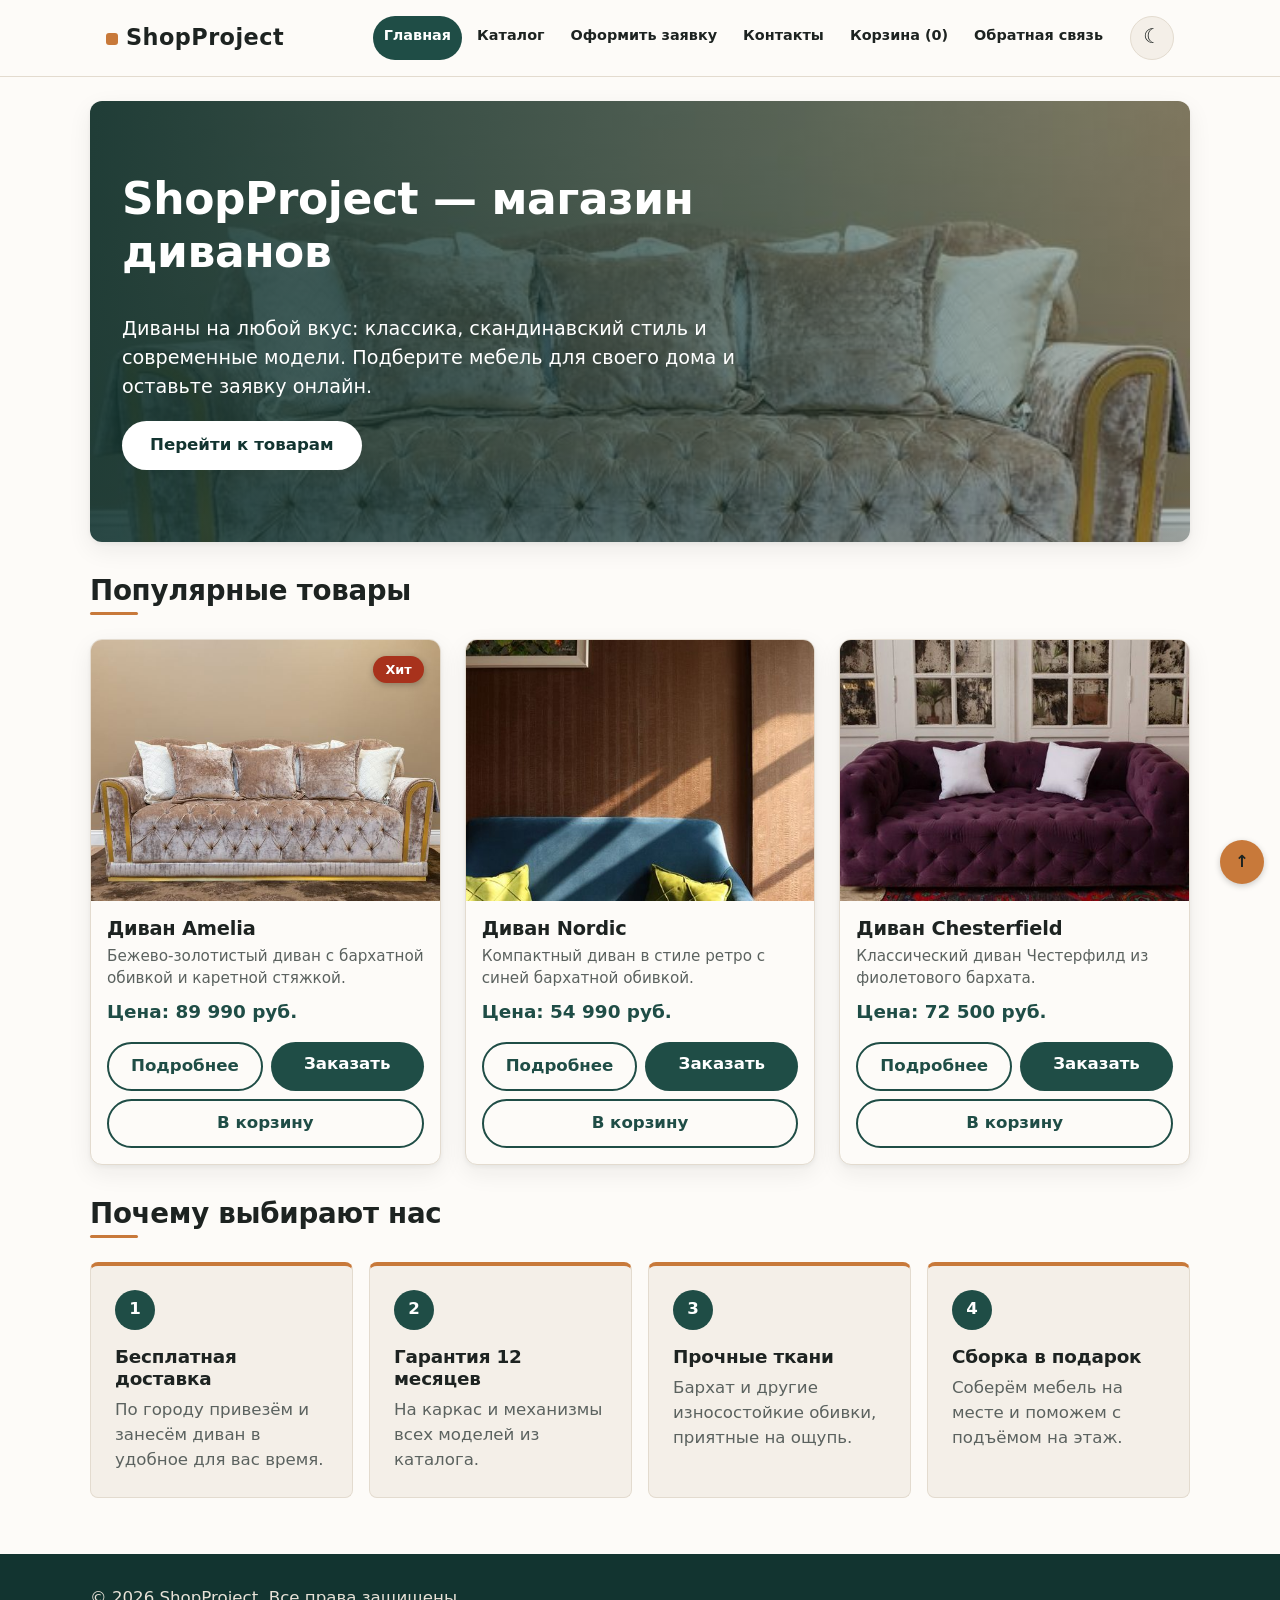
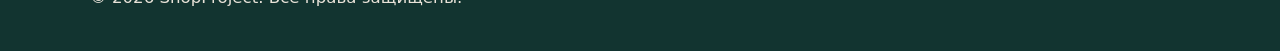
<file: index.html>
<!doctype html>
<html lang="ru">
  <head>
    <meta charset="UTF-8" />
    <meta name="viewport" content="width=device-width, initial-scale=1.0" />
    <title>ShopProject — магазин диванов</title>
    <meta property="og:type" content="website" />
    <meta property="og:title" content="ShopProject — магазин диванов" />
    <meta
      property="og:description"
      content="Интернет-магазин мягкой мебели: диваны на любой вкус."
    />
    <meta
      property="og:image"
      content="https://goshanka.github.io/kr3-responsive-shop/images/sofa-1.jpg"
    />
    <link rel="icon" href="images/favicon.svg" type="image/svg+xml" />
    <meta name="theme-color" content="#1f4d46" />
    <link rel="stylesheet" href="css/style.css" />
    <link rel="stylesheet" href="css/responsive.css" />
    <script src="js/theme.js" defer></script>
    <script src="js/data.js" defer></script>
    <script src="js/cart.js" defer></script>
    <script src="js/catalog.js" defer></script>
    <script src="js/validation.js" defer></script>
    <script src="js/main.js" defer></script>
    </head>
  <body>
    <a class="skip-link" href="#main-content">Перейти к основному содержимому</a>
    <header class="site-header" id="top">
      <div class="site-header__inner">
        <a class="site-header__logo" href="index.html">ShopProject</a>

        <nav class="site-nav" aria-label="Основная навигация">
          <input class="site-nav__checkbox" type="checkbox" id="nav-toggle" aria-label="Показать меню" />
          <label class="site-nav__toggle" for="nav-toggle" aria-hidden="true"><span class="site-nav__burger"></span>Меню</label>
          <ul class="site-nav__list">
            <li class="site-nav__item">
              <a class="site-nav__link site-nav__link--active" href="index.html">Главная</a>
            </li>
            <li class="site-nav__item">
              <a class="site-nav__link" href="catalog.html">Каталог</a>
            </li>
            <li class="site-nav__item">
              <a class="site-nav__link" href="order.html">Оформить заявку</a>
            </li>
            <li class="site-nav__item">
              <a class="site-nav__link" href="contacts.html">Контакты</a>
            </li>
            <li class="site-nav__item">
              <a class="site-nav__link" href="cart.html">Корзина (<span data-cart-count>0</span>)</a>
            </li>
            <li class="site-nav__item">
              <a class="site-nav__link" href="contacts.html#feedback">Обратная связь</a>
            </li>
          </ul>
        </nav>

        <button class="theme-toggle" id="theme-toggle" type="button" aria-pressed="false" aria-label="Включить тёмную тему">
          <span class="theme-toggle__icon" aria-hidden="true"></span>
        </button>
      </div>
    </header>

    <main id="main-content">
      <section class="hero">
        <h1>ShopProject — магазин диванов</h1>
        <p>
          Диваны на любой вкус: классика, скандинавский стиль и современные модели. Подберите мебель для своего дома и оставьте заявку онлайн.
        </p>
        <a class="button button--primary" href="catalog.html">Перейти к товарам</a>
      </section>

      <section class="section" id="popular">
        <h2>Популярные товары</h2>

        <div class="products-grid">
          <article class="product-card">
            <span class="badge badge--hit">Хит</span>
            <img class="product-card__image" src="images/sofa-1.jpg"
                srcset="images/sofa-1-320.jpg 320w, images/sofa-1-480.jpg 480w, images/sofa-1.jpg 640w"
                sizes="(max-width: 639px) 100vw, (max-width: 1023px) 50vw, 33vw"
                alt="Диван Amelia" width="640" height="480" loading="lazy" />
            <h3 class="product-card__title">Диван Amelia</h3>
            <p class="product-card__description">Бежево-золотистый диван с бархатной обивкой и каретной стяжкой.</p>
            <p class="product-card__price">Цена: 89 990 руб.</p>
            <div class="product-card__actions">
              <a class="button button--secondary product-card__link" href="product.html?id=1">Подробнее</a>
              <a class="button button--primary" href="order.html?product=1">Заказать</a>
              <button class="button button--secondary" type="button" data-action="add" data-id="1">В корзину</button>
            </div>
          </article>

          <article class="product-card">
            <img class="product-card__image" src="images/sofa-2.jpg"
                srcset="images/sofa-2-320.jpg 320w, images/sofa-2-480.jpg 480w, images/sofa-2.jpg 640w"
                sizes="(max-width: 639px) 100vw, (max-width: 1023px) 50vw, 33vw"
                alt="Диван Nordic" width="640" height="480" loading="lazy" />
            <h3 class="product-card__title">Диван Nordic</h3>
            <p class="product-card__description">Компактный диван в стиле ретро с синей бархатной обивкой.</p>
            <p class="product-card__price">Цена: 54 990 руб.</p>
            <div class="product-card__actions">
              <a class="button button--secondary product-card__link" href="product.html?id=2">Подробнее</a>
              <a class="button button--primary" href="order.html?product=2">Заказать</a>
              <button class="button button--secondary" type="button" data-action="add" data-id="2">В корзину</button>
            </div>
          </article>

          <article class="product-card">
            <img class="product-card__image" src="images/sofa-3.jpg"
                srcset="images/sofa-3-320.jpg 320w, images/sofa-3-480.jpg 480w, images/sofa-3.jpg 640w"
                sizes="(max-width: 639px) 100vw, (max-width: 1023px) 50vw, 33vw"
                alt="Диван Chesterfield" width="640" height="480" loading="lazy" />
            <h3 class="product-card__title">Диван Chesterfield</h3>
            <p class="product-card__description">Классический диван Честерфилд из фиолетового бархата.</p>
            <p class="product-card__price">Цена: 72 500 руб.</p>
            <div class="product-card__actions">
              <a class="button button--secondary product-card__link" href="product.html?id=3">Подробнее</a>
              <a class="button button--primary" href="order.html?product=3">Заказать</a>
              <button class="button button--secondary" type="button" data-action="add" data-id="3">В корзину</button>
            </div>
          </article>
        </div>
      </section>

      <section class="section" id="advantages">
        <h2>Почему выбирают нас</h2>

        <div class="advantages-list">
          <article class="advantage">
            <span class="advantage__num" aria-hidden="true">1</span>
            <h3 class="advantage__title">Бесплатная доставка</h3>
            <p class="advantage__text">По городу привезём и занесём диван в удобное для вас время.</p>
          </article>
          <article class="advantage">
            <span class="advantage__num" aria-hidden="true">2</span>
            <h3 class="advantage__title">Гарантия 12 месяцев</h3>
            <p class="advantage__text">На каркас и механизмы всех моделей из каталога.</p>
          </article>
          <article class="advantage">
            <span class="advantage__num" aria-hidden="true">3</span>
            <h3 class="advantage__title">Прочные ткани</h3>
            <p class="advantage__text">Бархат и другие износостойкие обивки, приятные на ощупь.</p>
          </article>
          <article class="advantage">
            <span class="advantage__num" aria-hidden="true">4</span>
            <h3 class="advantage__title">Сборка в подарок</h3>
            <p class="advantage__text">Соберём мебель на месте и поможем с подъёмом на этаж.</p>
          </article>
        </div>
      </section>
    </main>

    <footer class="site-footer" id="contacts">
      <p>&copy; 2026 ShopProject. Все права защищены.</p>
    </footer>

    <a class="back-to-top" href="#top" aria-label="Наверх">&uarr;</a>
  </body>
</html>
</file>
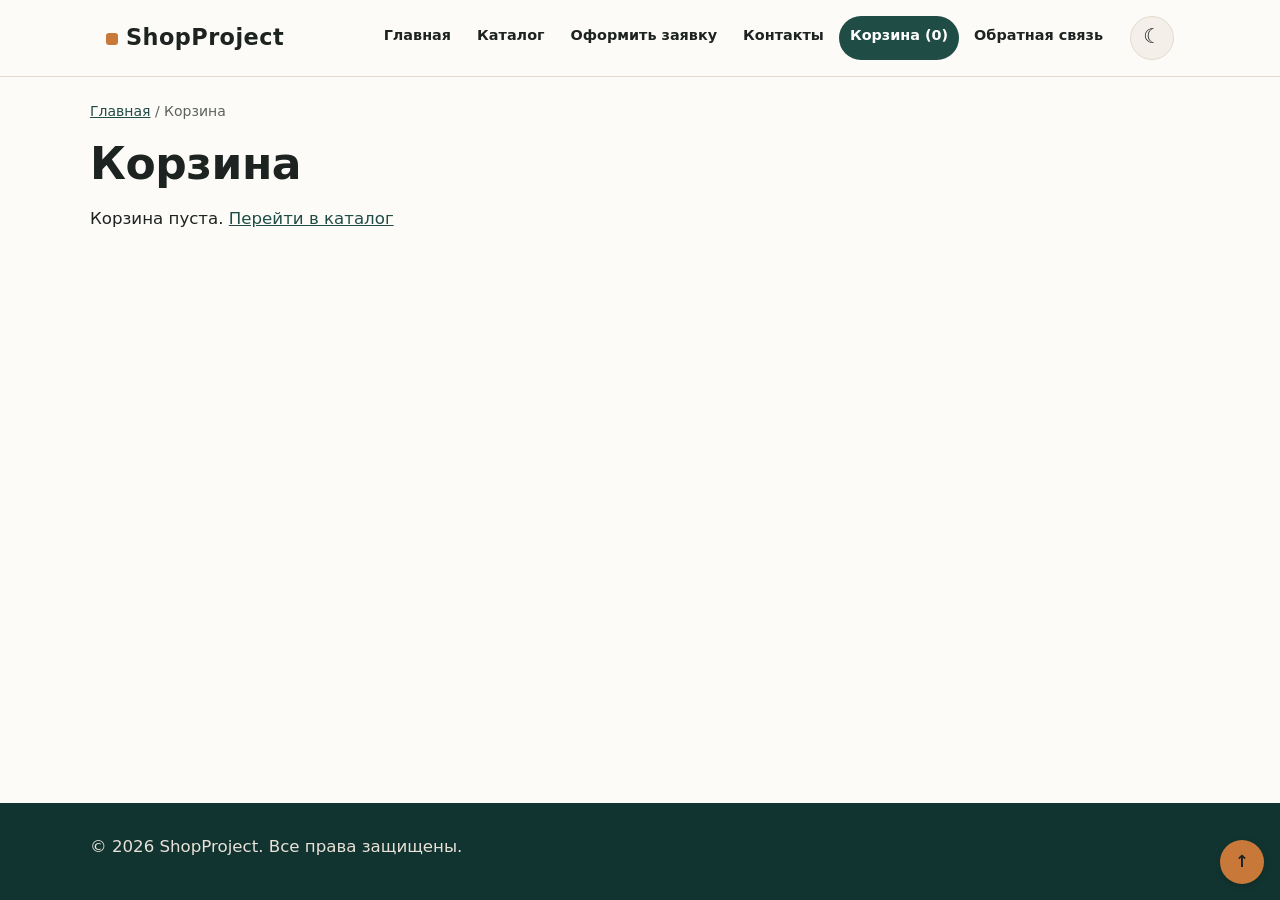
<file: cart.html>
<!doctype html>
<html lang="ru">
  <head>
    <meta charset="UTF-8" />
    <meta name="viewport" content="width=device-width, initial-scale=1.0" />
    <meta
      name="description"
      content="Корзина магазина ShopProject."
    />
    <title>Корзина — ShopProject</title>
    <link rel="icon" href="images/favicon.svg" type="image/svg+xml" />
    <meta name="theme-color" content="#1f4d46" />
    <link rel="stylesheet" href="css/style.css" />
    <link rel="stylesheet" href="css/responsive.css" />
    <script src="js/theme.js" defer></script>
    <script src="js/data.js" defer></script>
    <script src="js/cart.js" defer></script>
    <script src="js/catalog.js" defer></script>
    <script src="js/validation.js" defer></script>
    <script src="js/main.js" defer></script>
    <meta property="og:type" content="website" />
    <meta property="og:title" content="ShopProject" />
    <meta
      property="og:description"
      content="Интернет-магазин мягкой мебели: диваны на любой вкус."
    />
    <meta
      property="og:image"
      content="https://goshanka.github.io/kr3-responsive-shop/images/sofa-1.jpg"
    />
  </head>
  <body>
    <a class="skip-link" href="#main-content">Перейти к основному содержимому</a>
    <header class="site-header" id="top">
      <div class="site-header__inner">
        <a class="site-header__logo" href="index.html">ShopProject</a>

        <nav class="site-nav" aria-label="Основная навигация">
          <input class="site-nav__checkbox" type="checkbox" id="nav-toggle" aria-label="Показать меню" />
          <label class="site-nav__toggle" for="nav-toggle" aria-hidden="true"><span class="site-nav__burger"></span>Меню</label>
          <ul class="site-nav__list">
            <li class="site-nav__item">
              <a class="site-nav__link" href="index.html">Главная</a>
            </li>
            <li class="site-nav__item">
              <a class="site-nav__link" href="catalog.html">Каталог</a>
            </li>
            <li class="site-nav__item">
              <a class="site-nav__link" href="order.html?from=cart">Оформить заявку</a>
            </li>
            <li class="site-nav__item">
              <a class="site-nav__link" href="contacts.html">Контакты</a>
            </li>
            <li class="site-nav__item">
              <a class="site-nav__link site-nav__link--active" href="cart.html">Корзина (<span data-cart-count>0</span>)</a>
            </li>
            <li class="site-nav__item">
              <a class="site-nav__link" href="contacts.html#feedback">Обратная связь</a>
            </li>
          </ul>
        </nav>

        <button class="theme-toggle" id="theme-toggle" type="button" aria-pressed="false" aria-label="Включить тёмную тему">
          <span class="theme-toggle__icon" aria-hidden="true"></span>
        </button>
      </div>
    </header>

    <main id="main-content">
      <nav class="breadcrumbs" aria-label="Хлебные крошки">
        <a class="breadcrumbs__link" href="index.html">Главная</a>
        <span class="breadcrumbs__current">Корзина</span>
      </nav>

      <h1 class="page-title">Корзина</h1>

      <section class="section">
        <p id="cart-empty" hidden>Корзина пуста. <a href="catalog.html">Перейти в каталог</a></p>
        <ul id="cart-list"></ul>

        <div id="cart-summary" hidden>
          <form id="promo-form" class="promo-form" novalidate>
            <label class="order-form__label" for="promo-input">Промокод (попробуйте SOFA10)</label>
            <input class="order-form__input" id="promo-input" type="text" />
            <p class="promo-message" id="promo-message" role="status"></p>
            <button class="button button--secondary" type="submit">Применить</button>
          </form>
          <p id="cart-discount"></p>
          <p id="cart-total"><strong></strong></p>
          <div class="order-form__actions">
            <button class="button button--secondary" type="button" id="cart-clear">Очистить корзину</button>
            <a class="button button--primary" href="order.html?from=cart">Оформить заявку</a>
          </div>
        </div>
      </section>
    </main>

    <footer class="site-footer">
      <p>&copy; 2026 ShopProject. Все права защищены.</p>
    </footer>

    <a class="back-to-top" href="#top" aria-label="Наверх">&uarr;</a>
  </body>
</html>
</file>
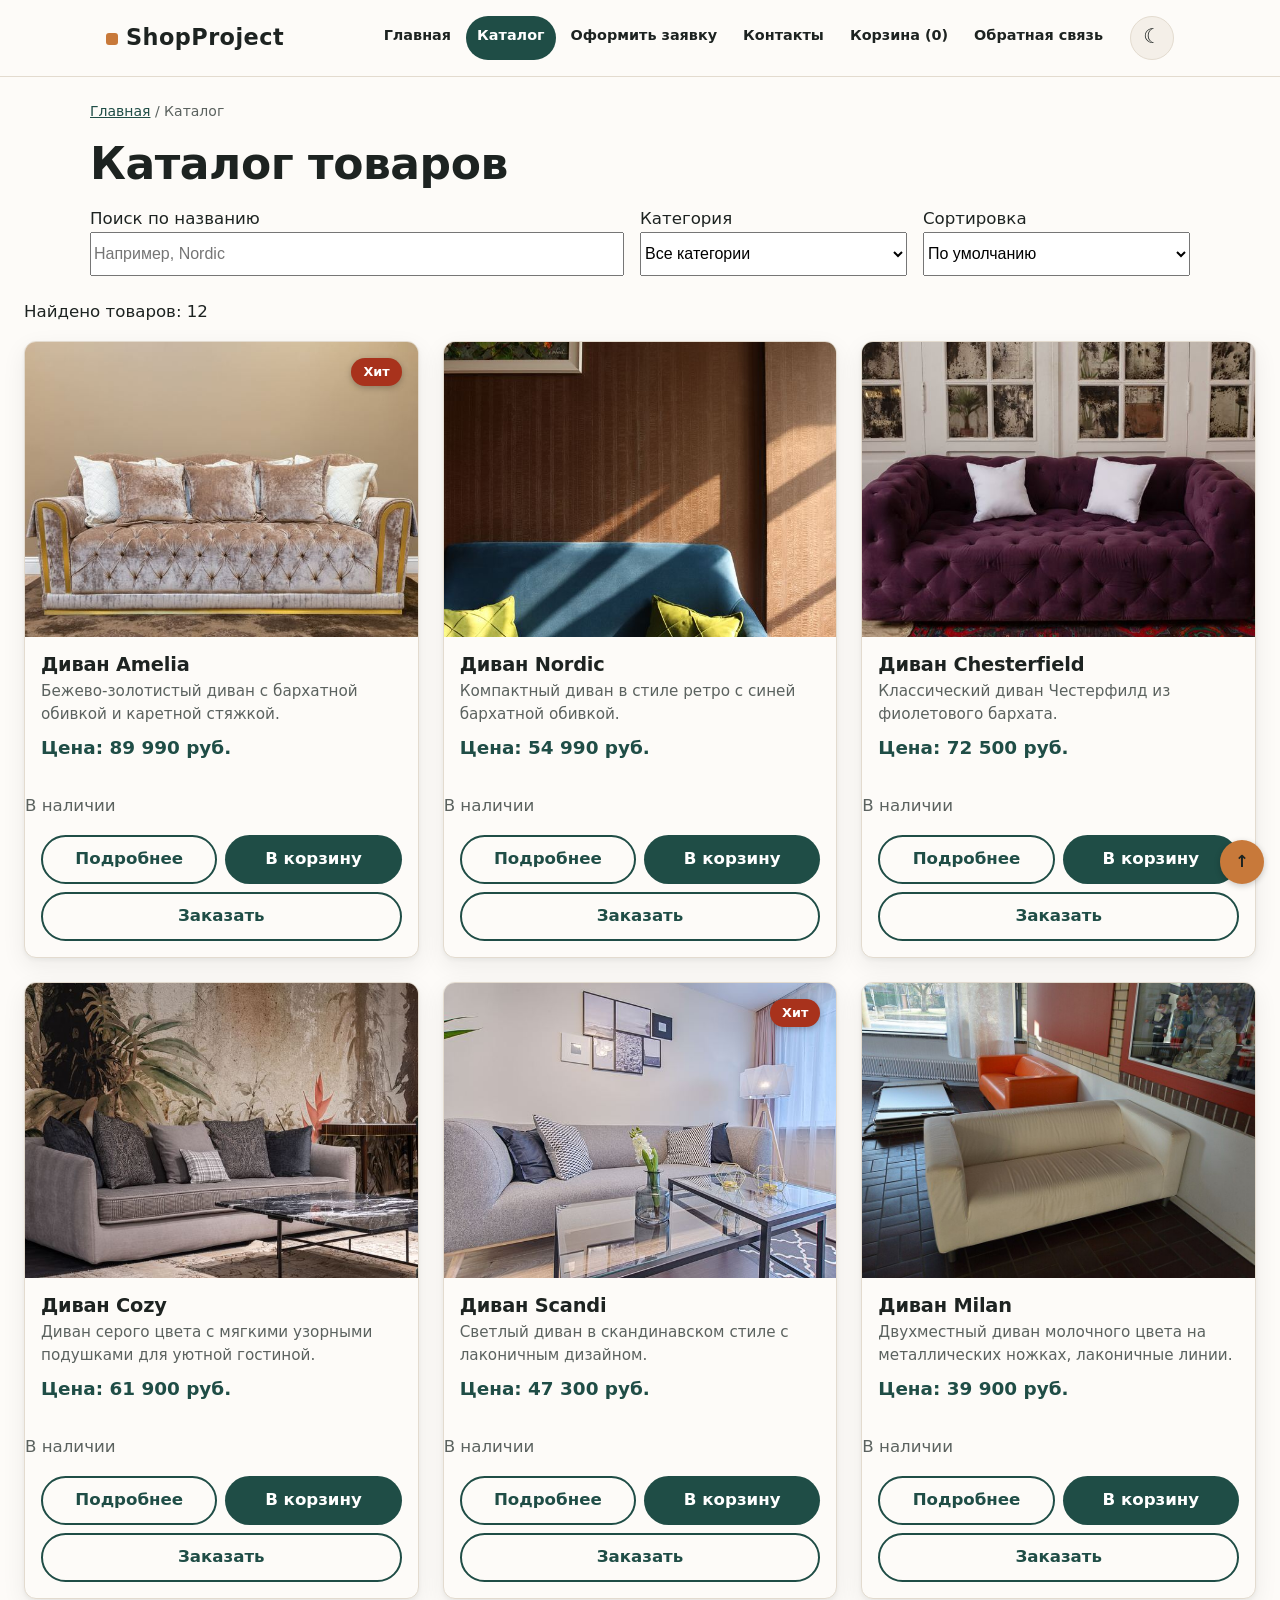
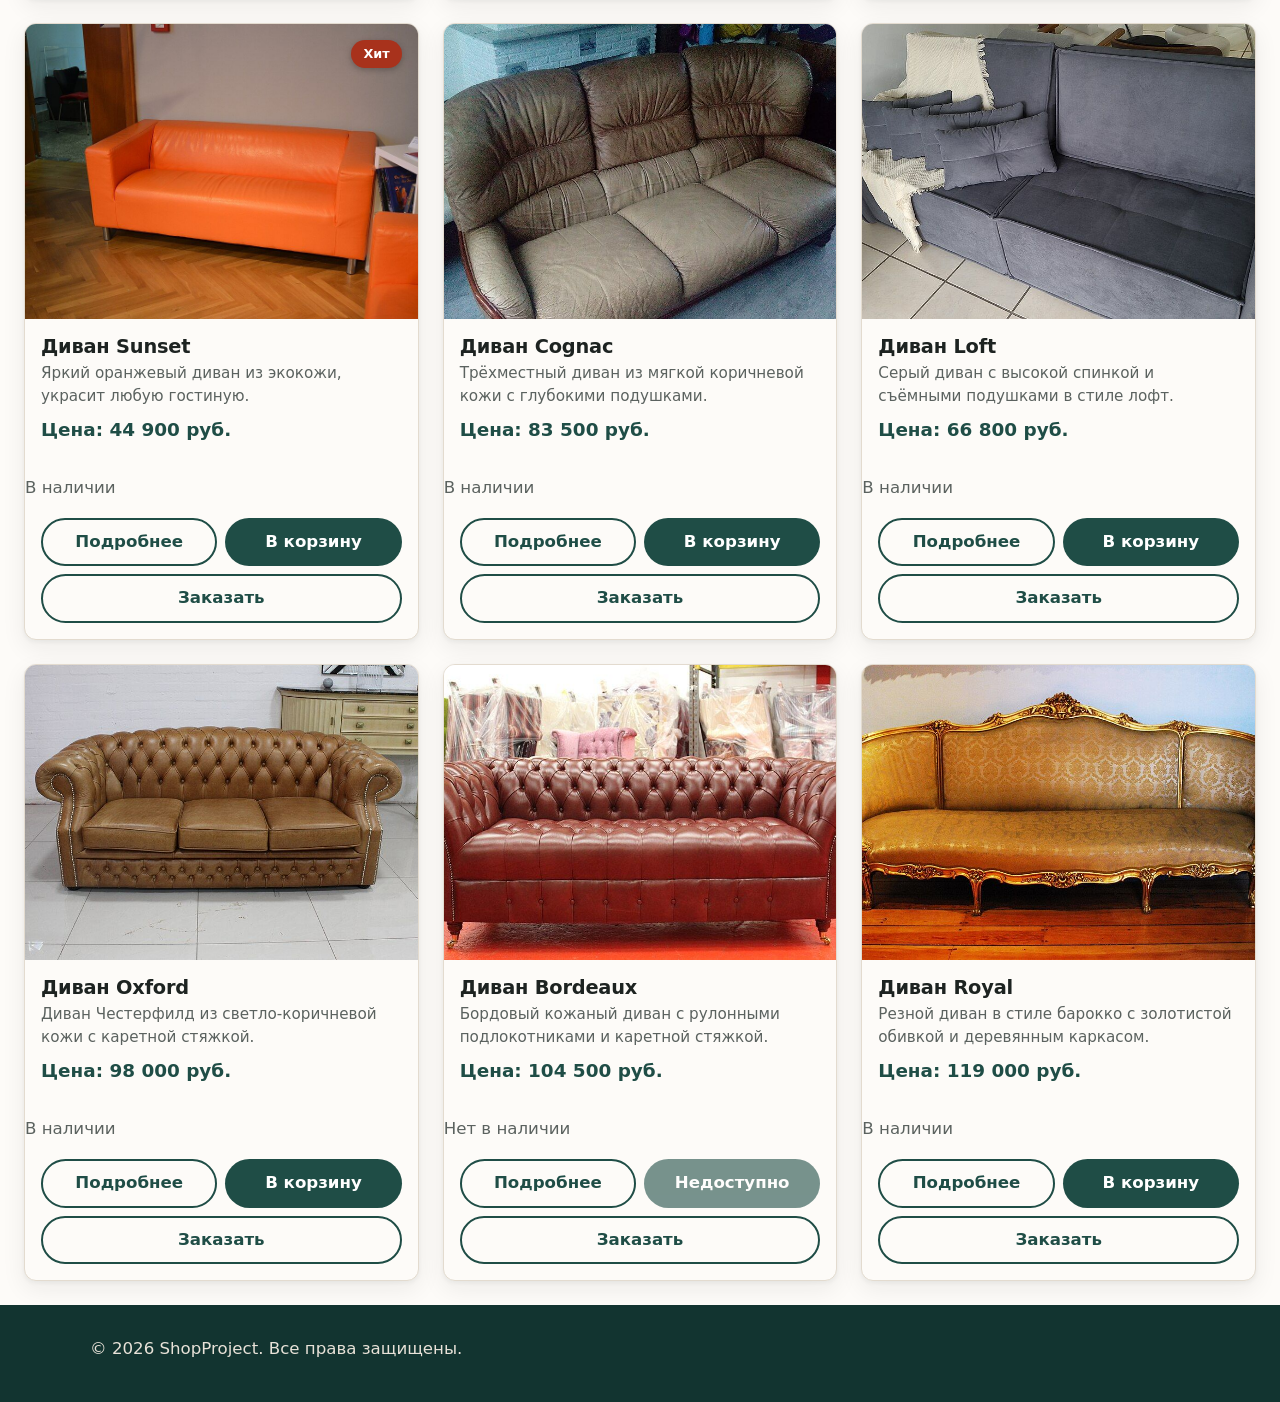
<file: catalog.html>
<!doctype html>
<html lang="ru">
  <head>
    <meta charset="UTF-8" />
    <meta name="viewport" content="width=device-width, initial-scale=1.0" />
    <meta
      name="description"
      content="Каталог товаров магазина ShopProject."
    />
    <title>Каталог товаров — ShopProject</title>
    <link rel="icon" href="images/favicon.svg" type="image/svg+xml" />
    <meta name="theme-color" content="#1f4d46" />
    <link rel="stylesheet" href="css/style.css" />
    <link rel="stylesheet" href="css/responsive.css" />
    <script src="js/theme.js" defer></script>
    <script src="js/data.js" defer></script>
    <script src="js/cart.js" defer></script>
    <script src="js/catalog.js" defer></script>
    <script src="js/validation.js" defer></script>
    <script src="js/main.js" defer></script>
    <meta property="og:type" content="website" />
    <meta property="og:title" content="ShopProject" />
    <meta
      property="og:description"
      content="Интернет-магазин мягкой мебели: диваны на любой вкус."
    />
    <meta
      property="og:image"
      content="https://goshanka.github.io/kr3-responsive-shop/images/sofa-1.jpg"
    />
  </head>
  <body>
    <a class="skip-link" href="#main-content">Перейти к основному содержимому</a>
    <header class="site-header" id="top">
      <div class="site-header__inner">
        <a class="site-header__logo" href="index.html">ShopProject</a>

        <nav class="site-nav" aria-label="Основная навигация">
          <input class="site-nav__checkbox" type="checkbox" id="nav-toggle" aria-label="Показать меню" />
          <label class="site-nav__toggle" for="nav-toggle" aria-hidden="true"><span class="site-nav__burger"></span>Меню</label>
          <ul class="site-nav__list">
            <li class="site-nav__item">
              <a class="site-nav__link" href="index.html">Главная</a>
            </li>
            <li class="site-nav__item">
              <a class="site-nav__link site-nav__link--active" href="catalog.html">Каталог</a>
            </li>
            <li class="site-nav__item">
              <a class="site-nav__link" href="order.html">Оформить заявку</a>
            </li>
            <li class="site-nav__item">
              <a class="site-nav__link" href="contacts.html">Контакты</a>
            </li>
            <li class="site-nav__item">
              <a class="site-nav__link" href="cart.html">Корзина (<span data-cart-count>0</span>)</a>
            </li>
            <li class="site-nav__item">
              <a class="site-nav__link" href="contacts.html#feedback">Обратная связь</a>
            </li>
          </ul>
        </nav>

        <button class="theme-toggle" id="theme-toggle" type="button" aria-pressed="false" aria-label="Включить тёмную тему">
          <span class="theme-toggle__icon" aria-hidden="true"></span>
        </button>
      </div>
    </header>

    <main id="main-content">
      <nav class="breadcrumbs" aria-label="Хлебные крошки">
        <a class="breadcrumbs__link" href="index.html">Главная</a>
        <span class="breadcrumbs__current">Каталог</span>
      </nav>

      <h1 class="page-title">Каталог товаров</h1>

      <section class="catalog-controls" aria-label="Поиск, фильтр и сортировка">
        <div>
          <label for="search">Поиск по названию</label>
          <input id="search" type="search" placeholder="Например, Nordic" />
        </div>
        <div>
          <label for="category">Категория</label>
          <select id="category">
            <option value="all">Все категории</option>
            <option value="classic">Классика</option>
            <option value="scandi">Скандинавский стиль</option>
            <option value="modern">Современные</option>
          </select>
        </div>
        <div>
          <label for="sort">Сортировка</label>
          <select id="sort">
            <option value="default">По умолчанию</option>
            <option value="price-asc">Цена: по возрастанию</option>
            <option value="price-desc">Цена: по убыванию</option>
            <option value="title">Название: А–Я</option>
          </select>
        </div>
      </section>

      <p id="catalog-count" role="status"></p>

      <div class="products-grid" id="catalog-grid"></div>

      <div class="catalog-empty" id="catalog-empty" hidden>
        <p>По вашему запросу ничего не найдено.</p>
        <button class="button button--secondary" type="button" id="catalog-reset">Сбросить фильтры</button>
      </div>
    </main>

    <footer class="site-footer">
      <p>&copy; 2026 ShopProject. Все права защищены.</p>
    </footer>

    <a class="back-to-top" href="#top" aria-label="Наверх">&uarr;</a>
  </body>
</html>
</file>
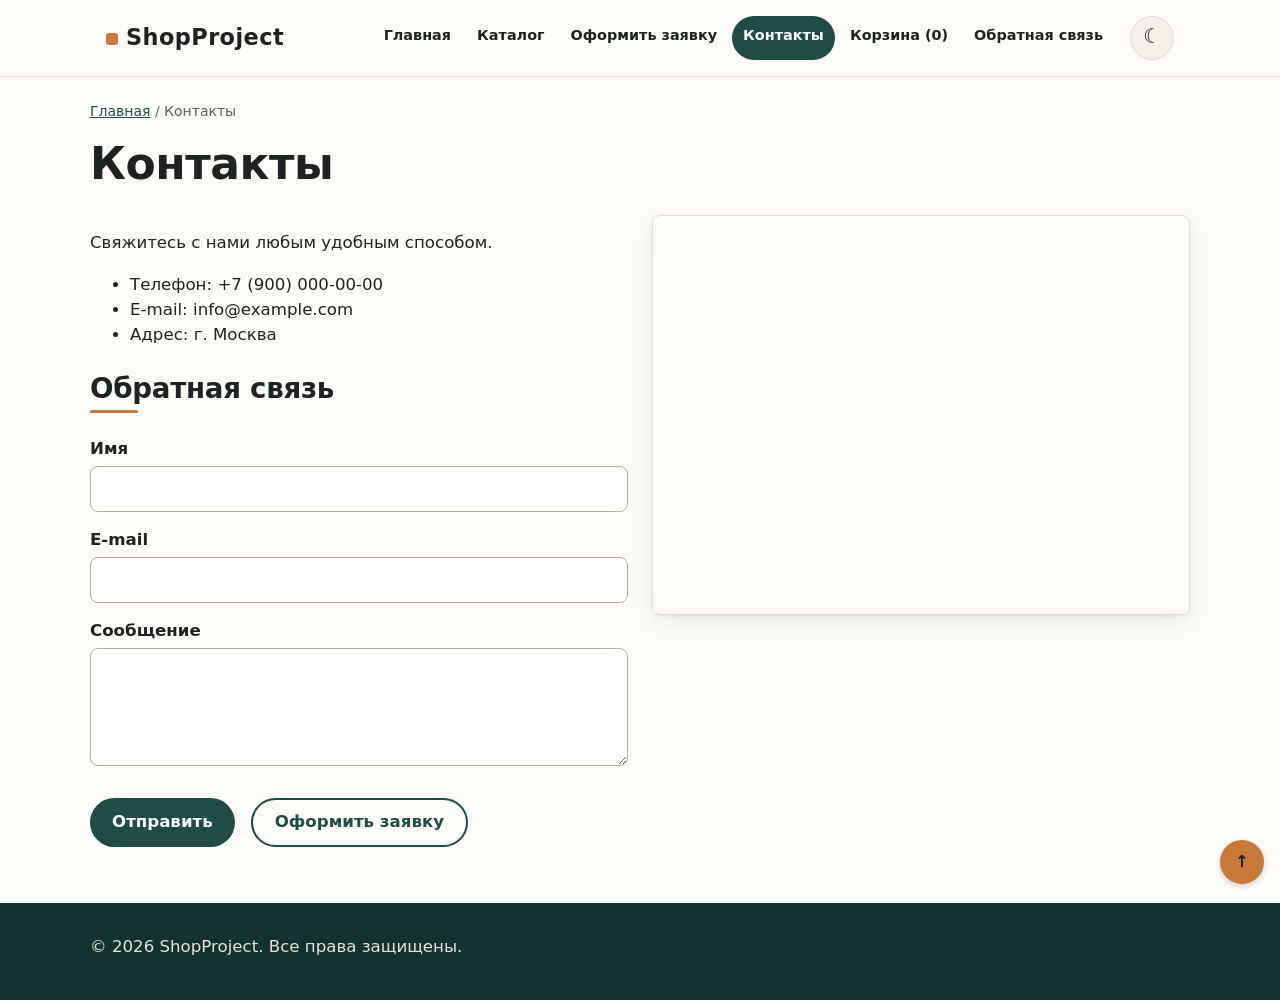
<file: contacts.html>
<!doctype html>
<html lang="ru">
  <head>
    <meta charset="UTF-8" />
    <meta name="viewport" content="width=device-width, initial-scale=1.0" />
    <meta
      name="description"
      content="Контактная информация магазина ShopProject."
    />
    <meta property="og:type" content="website" />
    <meta property="og:title" content="ShopProject" />
    <meta
      property="og:description"
      content="Интернет-магазин мягкой мебели: диваны на любой вкус."
    />
    <meta
      property="og:image"
      content="https://goshanka.github.io/kr3-responsive-shop/images/sofa-1.jpg"
    />
    <title>Контакты — ShopProject</title>
    <link rel="icon" href="images/favicon.svg" type="image/svg+xml" />
    <meta name="theme-color" content="#1f4d46" />
    <link rel="stylesheet" href="css/style.css" />
    <link rel="stylesheet" href="css/responsive.css" />
    <script src="js/theme.js" defer></script>
    <script src="js/data.js" defer></script>
    <script src="js/cart.js" defer></script>
    <script src="js/catalog.js" defer></script>
    <script src="js/validation.js" defer></script>
    <script src="js/main.js" defer></script>
    </head>
  <body>
    <a class="skip-link" href="#main-content">Перейти к основному содержимому</a>
    <header class="site-header" id="top">
      <div class="site-header__inner">
        <a class="site-header__logo" href="index.html">ShopProject</a>

        <nav class="site-nav" aria-label="Основная навигация">
          <input class="site-nav__checkbox" type="checkbox" id="nav-toggle" aria-label="Показать меню" />
          <label class="site-nav__toggle" for="nav-toggle" aria-hidden="true"><span class="site-nav__burger"></span>Меню</label>
          <ul class="site-nav__list">
            <li class="site-nav__item">
              <a class="site-nav__link" href="index.html">Главная</a>
            </li>
            <li class="site-nav__item">
              <a class="site-nav__link" href="catalog.html">Каталог</a>
            </li>
            <li class="site-nav__item">
              <a class="site-nav__link" href="order.html">Оформить заявку</a>
            </li>
            <li class="site-nav__item">
              <a class="site-nav__link site-nav__link--active" href="contacts.html">Контакты</a>
            </li>
            <li class="site-nav__item">
              <a class="site-nav__link" href="cart.html">Корзина (<span data-cart-count>0</span>)</a>
            </li>
            <li class="site-nav__item">
              <a class="site-nav__link" href="contacts.html#feedback">Обратная связь</a>
            </li>
          </ul>
        </nav>

        <button class="theme-toggle" id="theme-toggle" type="button" aria-pressed="false" aria-label="Включить тёмную тему">
          <span class="theme-toggle__icon" aria-hidden="true"></span>
        </button>
      </div>
    </header>

    <main id="main-content">
      <nav class="breadcrumbs" aria-label="Хлебные крошки">
        <a class="breadcrumbs__link" href="index.html">Главная</a>
        <span class="breadcrumbs__current">Контакты</span>
      </nav>

      <section class="section">
        <h1>Контакты</h1>

        <div class="contacts-info">
          <p>
            Свяжитесь с нами любым удобным способом.
          </p>

          <ul>
            <li>Телефон: +7 (900) 000-00-00</li>
            <li>E-mail: info@example.com</li>
            <li>Адрес: г. Москва</li>
          </ul>

          <div class="contacts-info__feedback" id="feedback">
            <h2>Обратная связь</h2>
            <form class="order-form feedback-form" action="#" novalidate>
              <div class="order-form__field">
                <label class="order-form__label" for="feedback-name">Имя</label>
                <input class="order-form__input" id="feedback-name" name="name" type="text" autocomplete="name" required />
              </div>
              <div class="order-form__field">
                <label class="order-form__label" for="feedback-email">E-mail</label>
                <input class="order-form__input" id="feedback-email" name="email" type="email" autocomplete="email" required />
              </div>
              <div class="order-form__field order-form__field--wide">
                <label class="order-form__label" for="feedback-message">Сообщение</label>
                <textarea class="order-form__textarea" id="feedback-message" name="message" rows="4" required></textarea>
              </div>
              <div class="order-form__actions">
                <button class="button button--primary" type="submit">Отправить</button>
                <a class="button button--secondary" href="order.html">Оформить заявку</a>
              </div>
            </form>
          </div>
        </div>
        <iframe
          class="map__frame"
          src="https://yandex.ru/map-widget/v1/?um=constructor%3A4dab76164c59ad511e93f0fb560ec34196f6ba5aa5633a742b21ece738b68f43&amp;source=constructor"
          width="500"
          height="400"
          frameborder="0"
          title="Карта с расположением магазина"
          loading="lazy"
        ></iframe>
      </section>
    </main>

    <footer class="site-footer">
      <p>&copy; 2026 ShopProject. Все права защищены.</p>
    </footer>

    <a class="back-to-top" href="#top" aria-label="Наверх">&uarr;</a>
  </body>
</html>
</file>
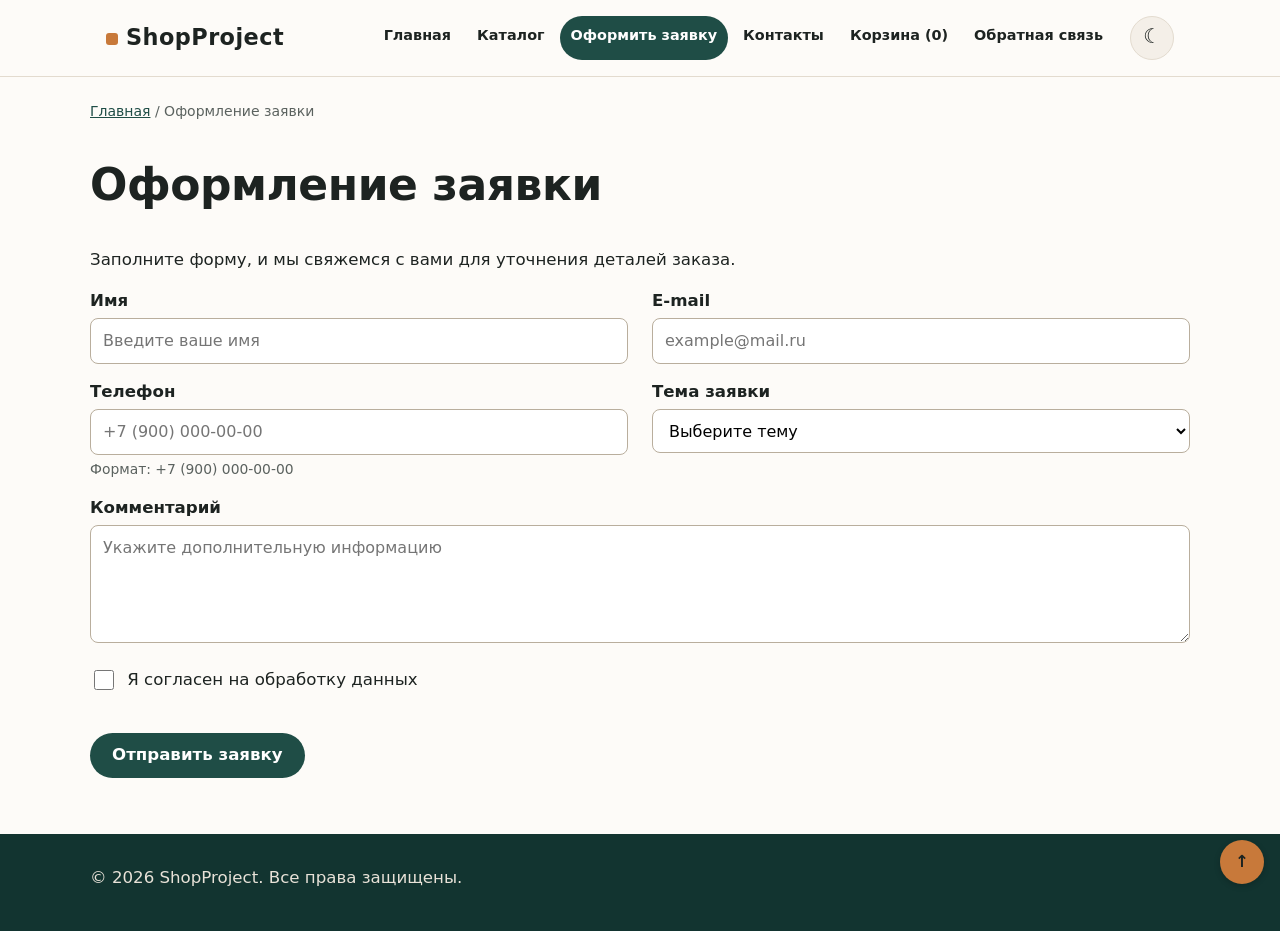
<file: order.html>
<!doctype html>
<html lang="ru">
  <head>
    <meta charset="UTF-8" />
    <meta name="viewport" content="width=device-width, initial-scale=1.0" />
    <meta
      name="description"
      content="Оформление заявки в магазине ShopProject."
    />
    <title>Оформление заявки — ShopProject</title>
    <link rel="icon" href="images/favicon.svg" type="image/svg+xml" />
    <meta name="theme-color" content="#1f4d46" />
    <link rel="stylesheet" href="css/style.css" />
    <link rel="stylesheet" href="css/responsive.css" />
    <script src="js/theme.js" defer></script>
    <script src="js/data.js" defer></script>
    <script src="js/cart.js" defer></script>
    <script src="js/catalog.js" defer></script>
    <script src="js/validation.js" defer></script>
    <script src="js/order.js" defer></script>
    <script src="js/main.js" defer></script>
    <meta property="og:type" content="website" />
    <meta property="og:title" content="ShopProject" />
    <meta
      property="og:description"
      content="Интернет-магазин мягкой мебели: диваны на любой вкус."
    />
    <meta
      property="og:image"
      content="https://goshanka.github.io/kr3-responsive-shop/images/sofa-1.jpg"
    />
  </head>
  <body>
    <a class="skip-link" href="#main-content">Перейти к основному содержимому</a>
    <header class="site-header" id="top">
      <div class="site-header__inner">
        <a class="site-header__logo" href="index.html">ShopProject</a>

        <nav class="site-nav" aria-label="Основная навигация">
          <input class="site-nav__checkbox" type="checkbox" id="nav-toggle" aria-label="Показать меню" />
          <label class="site-nav__toggle" for="nav-toggle" aria-hidden="true"><span class="site-nav__burger"></span>Меню</label>
          <ul class="site-nav__list">
            <li class="site-nav__item">
              <a class="site-nav__link" href="index.html">Главная</a>
            </li>
            <li class="site-nav__item">
              <a class="site-nav__link" href="catalog.html">Каталог</a>
            </li>
            <li class="site-nav__item">
              <a class="site-nav__link site-nav__link--active" href="order.html">Оформить заявку</a>
            </li>
            <li class="site-nav__item">
              <a class="site-nav__link" href="contacts.html">Контакты</a>
            </li>
            <li class="site-nav__item">
              <a class="site-nav__link" href="cart.html">Корзина (<span data-cart-count>0</span>)</a>
            </li>
            <li class="site-nav__item">
              <a class="site-nav__link" href="contacts.html#feedback">Обратная связь</a>
            </li>
          </ul>
        </nav>

        <button class="theme-toggle" id="theme-toggle" type="button" aria-pressed="false" aria-label="Включить тёмную тему">
          <span class="theme-toggle__icon" aria-hidden="true"></span>
        </button>
      </div>
    </header>

    <main id="main-content">
      <nav class="breadcrumbs" aria-label="Хлебные крошки">
        <a class="breadcrumbs__link" href="index.html">Главная</a>
        <span class="breadcrumbs__current">Оформление заявки</span>
      </nav>

      <section class="section">
        <h1>Оформление заявки</h1>
        <p>Заполните форму, и мы свяжемся с вами для уточнения деталей заказа.</p>

        <div class="order-items" id="order-items" hidden>
          <h2>Ваш заказ</h2>
          <ul id="order-items-list"></ul>
          <p id="order-items-total"></p>
        </div>

        <form class="order-form" action="#" novalidate>
          <div class="order-form__field">
            <label class="order-form__label" for="order-page-name">Имя</label>
            <input
              class="order-form__input"
              id="order-page-name"
              name="name"
              type="text"
              placeholder="Введите ваше имя"
              minlength="2"
              autocomplete="given-name"
              required
            />
          </div>

          <div class="order-form__field">
            <label class="order-form__label" for="order-page-email">E-mail</label>
            <input
              class="order-form__input"
              id="order-page-email"
              name="email"
              type="email"
              placeholder="example@mail.ru"
              autocomplete="email"
              required
            />
          </div>

          <div class="order-form__field">
            <label class="order-form__label" for="order-page-phone">Телефон</label>
            <input
              class="order-form__input"
              id="order-page-phone"
              name="phone"
              type="tel"
              inputmode="tel"
              placeholder="+7 (900) 000-00-00"
              pattern="^\+7 \(\d{3}\) \d{3}-\d{2}-\d{2}$"
              required
            />
            <small class="order-form__hint">Формат: +7 (900) 000-00-00</small>
          </div>

          <div class="order-form__field">
            <label class="order-form__label" for="order-page-topic">Тема заявки</label>
            <select class="order-form__select" id="order-page-topic" name="topic" required>
              <option value="">Выберите тему</option>
              <option value="product">Заказ товара</option>
              <option value="consultation">Консультация</option>
              <option value="delivery">Доставка</option>
            </select>
          </div>

          <div class="order-form__field">
            <label class="order-form__label" for="order-page-comment">Комментарий</label>
            <textarea
              class="order-form__textarea"
              id="order-page-comment"
              name="comment"
              rows="4"
              placeholder="Укажите дополнительную информацию"
            ></textarea>
          </div>

          <div class="order-form__field order-form__field--checkbox">
            <label>
              <input
                class="order-form__checkbox"
                id="order-page-agreement"
                name="agreement"
                type="checkbox"
                required
              />
              Я согласен на обработку данных
            </label>
          </div>

          <div class="order-form__actions">
            <button class="button button--primary" type="submit">Отправить заявку</button>
          </div>
        </form>
      </section>
    </main>

    <footer class="site-footer">
      <p>&copy; 2026 ShopProject. Все права защищены.</p>
    </footer>

    <a class="back-to-top" href="#top" aria-label="Наверх">&uarr;</a>
  </body>
</html>
</file>
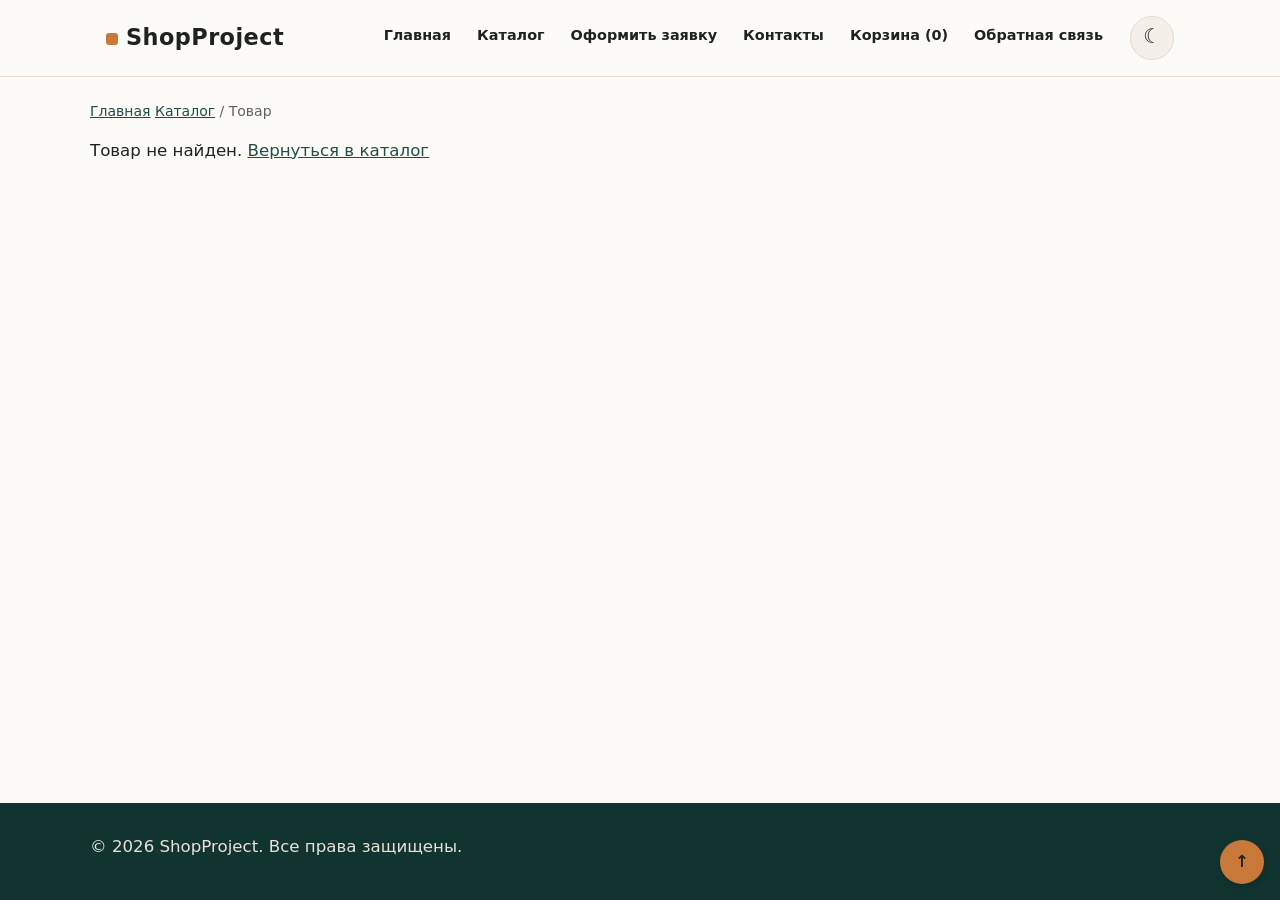
<file: product.html>
<!doctype html>
<html lang="ru">
  <head>
    <meta charset="UTF-8" />
    <meta name="viewport" content="width=device-width, initial-scale=1.0" />
    <meta
      name="description"
      content="Карточка товара магазина ShopProject: описание, характеристики и цена."
    />
    <title>Карточка товара — ShopProject</title>
    <link rel="icon" href="images/favicon.svg" type="image/svg+xml" />
    <meta name="theme-color" content="#1f4d46" />
    <link rel="stylesheet" href="css/style.css" />
    <link rel="stylesheet" href="css/responsive.css" />
    <script src="js/theme.js" defer></script>
    <script src="js/data.js" defer></script>
    <script src="js/cart.js" defer></script>
    <script src="js/catalog.js" defer></script>
    <script src="js/validation.js" defer></script>
    <script src="js/main.js" defer></script>
    <meta property="og:type" content="website" />
    <meta property="og:title" content="ShopProject" />
    <meta
      property="og:description"
      content="Интернет-магазин мягкой мебели: диваны на любой вкус."
    />
    <meta
      property="og:image"
      content="https://goshanka.github.io/kr3-responsive-shop/images/sofa-1.jpg"
    />
  </head>
  <body>
    <a class="skip-link" href="#main-content">Перейти к основному содержимому</a>
    <header class="site-header" id="top">
      <div class="site-header__inner">
        <a class="site-header__logo" href="index.html">ShopProject</a>

        <nav class="site-nav" aria-label="Основная навигация">
          <input class="site-nav__checkbox" type="checkbox" id="nav-toggle" aria-label="Показать меню" />
          <label class="site-nav__toggle" for="nav-toggle" aria-hidden="true"><span class="site-nav__burger"></span>Меню</label>
          <ul class="site-nav__list">
            <li class="site-nav__item">
              <a class="site-nav__link" href="index.html">Главная</a>
            </li>
            <li class="site-nav__item">
              <a class="site-nav__link" href="catalog.html">Каталог</a>
            </li>
            <li class="site-nav__item">
              <a class="site-nav__link" href="order.html">Оформить заявку</a>
            </li>
            <li class="site-nav__item">
              <a class="site-nav__link" href="contacts.html">Контакты</a>
            </li>
            <li class="site-nav__item">
              <a class="site-nav__link" href="cart.html">Корзина (<span data-cart-count>0</span>)</a>
            </li>
            <li class="site-nav__item">
              <a class="site-nav__link" href="contacts.html#feedback">Обратная связь</a>
            </li>
          </ul>
        </nav>

        <button class="theme-toggle" id="theme-toggle" type="button" aria-pressed="false" aria-label="Включить тёмную тему">
          <span class="theme-toggle__icon" aria-hidden="true"></span>
        </button>
      </div>
    </header>

    <main id="main-content">
      <nav class="breadcrumbs" aria-label="Хлебные крошки">
        <a class="breadcrumbs__link" href="index.html">Главная</a>
        <a class="breadcrumbs__link" href="catalog.html">Каталог</a>
        <span class="breadcrumbs__current" id="product-crumb">Товар</span>
      </nav>

      <section class="section" id="product-page">
        <p id="product-not-found" hidden>Товар не найден. <a href="catalog.html">Вернуться в каталог</a></p>
        <article class="product-detail" id="product-detail"></article>
        <div class="table-wrapper" id="product-specs-wrapper"></div>
      </section>
    </main>

    <footer class="site-footer">
      <p>&copy; 2026 ShopProject. Все права защищены.</p>
    </footer>

    <a class="back-to-top" href="#top" aria-label="Наверх">&uarr;</a>
  </body>
</html>
</file>
<file: css/style.css>
:root {
    --color-bg: #fdfbf8;
  --color-text: #1d2321;
  --color-muted: #5b625f;
  --color-primary: #1f4d46;
  --color-primary-dark: #123430;
  --color-border: #e3dbcf;
  --color-surface: #f4efe8;
  --color-surface-accent: #ebe4d8;
  --color-danger: #a8321c;
  --color-success: #168a2f;
  --color-success-bg: #eefaf0;
  --color-white: #ffffff;

    --space-xs: 4px;
  --space-sm: 8px;
  --space-md: 16px;
  --space-lg: 24px;
  --space-xl: 32px;

    --radius-sm: 6px;
  --radius-md: 8px;
  --radius-lg: 12px;

    --container-width: 1100px;
}

* {
  box-sizing: border-box;
}

body {
  display: flex;
  flex-direction: column;
  min-height: 100vh;
  margin: 0;
  font-family: "Segoe UI", system-ui, -apple-system, Roboto, "Helvetica Neue", Arial, sans-serif;
  font-size: var(--fs-body);
  line-height: 1.5;
  color: var(--color-text);
  background-color: var(--color-bg);
}

main {
  flex: 1 0 auto;
  padding: var(--space-lg);
}

html {
  scroll-behavior: smooth;
}

a {
  color: var(--color-primary);
}

a:hover {
  color: var(--color-primary-dark);
}

a:focus-visible {
  outline: 2px solid var(--color-primary);
  outline-offset: 3px;
}

button {
  font: inherit;
  cursor: pointer;
}

:target {
  border-radius: var(--radius-md);
  box-shadow:
    0 0 0 3px var(--color-surface-accent),
    0 0 0 5px var(--color-primary);
  transition: box-shadow 0.3s ease;
}

.site-header {
  background-color: var(--color-surface);
}

.site-header__inner {
  max-width: var(--container-width);
  margin: 0 auto;
  padding: var(--space-lg);
}

.site-header__logo {
  font-weight: 700;
  color: var(--color-text);
  text-decoration: none;
}

.site-nav__list {
  display: flex;
  flex-wrap: wrap;
  justify-content: center;
  align-items: center;
  gap: var(--space-md);
  padding: 0;
  margin: var(--space-md) 0 0;
  list-style: none;
}

.site-nav__item {
  margin-bottom: var(--space-sm);
}

.site-nav__link {
  display: inline-block;
  padding: var(--space-sm) var(--space-md);
  color: var(--color-primary);
  text-decoration: none;
  border-radius: var(--radius-sm);
}

.site-nav__link:hover {
  color: var(--color-white);
  background-color: var(--color-primary);
}

.site-nav__link:focus-visible {
  outline: 2px solid var(--color-primary);
  outline-offset: 3px;
}

.site-nav__link--active {
  color: var(--color-white);
  background-color: var(--color-primary);
}

.site-footer {
  padding: var(--space-lg);
  background-color: var(--color-surface);
}

.button {
  display: inline-block;
  padding: var(--space-sm) var(--space-md);
  border: none;
  border-radius: var(--radius-sm);
  font: inherit;
  text-decoration: none;
  cursor: pointer;
}

.button--primary {
  color: var(--color-white);
  background-color: var(--color-primary);
}

.button--primary:hover {
  background-color: var(--color-primary-dark);
}

.button--secondary {
  color: var(--color-primary);
  background-color: transparent;
  border: 1px solid var(--color-primary);
}

.button--secondary:hover {
  color: var(--color-white);
  background-color: var(--color-primary);
}

.button:focus-visible {
  outline: 2px solid var(--color-primary);
  outline-offset: 3px;
}

.button:disabled,
.button--disabled {
  opacity: 0.6;
  cursor: not-allowed;
}

.hero {
  max-width: var(--container-width);
  margin: 0 auto var(--space-xl);
  padding: var(--space-xl) var(--space-lg);
  background-color: var(--color-surface-accent);
  border-radius: var(--radius-lg);
}

.section {
  max-width: var(--container-width);
  margin: 0 auto var(--space-xl);
}

.section h2 {
  margin-top: 0;
}

.aside-info {
  max-width: var(--container-width);
  margin: 0 auto var(--space-xl);
  padding: var(--space-md);
  border-left: 4px solid var(--color-primary);
  background-color: var(--color-surface);
}

.success-message {
  max-width: var(--container-width);
  margin: var(--space-lg) auto;
  padding: var(--space-md);
  border-left: 4px solid var(--color-success);
  background-color: var(--color-success-bg);
}

.breadcrumbs {
  max-width: var(--container-width);
  margin: 0 auto var(--space-md);
  font-size: 14px;
  color: var(--color-muted);
}

.breadcrumbs__link {
  color: var(--color-primary);
}

.breadcrumbs__current::before {
  content: " / ";
  color: var(--color-muted);
}

.products-grid {
  display: grid;
  grid-template-columns: repeat(3, 1fr);
  gap: var(--space-lg);
}

.product-card {
  position: relative;
  display: flex;
  flex-direction: column;
  gap: var(--space-sm);
  padding: var(--space-md);
  border: 1px solid var(--color-border);
  border-radius: var(--radius-md);
  background-color: var(--color-bg);
  transition:
    box-shadow 0.2s ease,
    border-color 0.2s ease,
    transform 0.2s ease;
}

.product-card:hover {
  border-color: var(--color-primary);
  box-shadow: 0 10px 24px rgba(0, 0, 0, 0.12);
  transform: translateY(-2px);
}

.product-card__image {
  display: block;
  width: 100%;
  height: 180px;
  object-fit: cover;
  border-radius: var(--radius-sm);
}

.product-card__title {
  margin: 0;
  color: var(--color-text);
}

.product-card__description {
  margin: 0;
  color: var(--color-muted);
}

.product-card__price {
  margin: 0;
  font-weight: 700;
}

.product-card__actions {
  display: flex;
  flex-wrap: wrap;
  gap: var(--space-sm);
  margin-top: auto;
}

.product-card__button,
.product-card__link {
  align-self: flex-start;
}

.badge {
  position: absolute;
  top: var(--space-sm);
  right: var(--space-sm);
  z-index: 1;
  padding: 2px var(--space-sm);
  border-radius: var(--radius-sm);
  font-size: 12px;
  font-weight: 700;
  color: #ffffff;
  background-color: #1f4d46;
}

.badge--hit {
  background-color: #a8321c;
}

.back-to-top {
  position: fixed;
  right: var(--space-lg);
  bottom: var(--space-lg);
  z-index: 10;
  display: inline-flex;
  align-items: center;
  justify-content: center;
  width: 40px;
  height: 40px;
  border-radius: 50%;
  color: var(--color-white);
  background-color: var(--color-primary);
  text-decoration: none;
  box-shadow: 0 2px 6px rgba(0, 0, 0, 0.2);
}

.back-to-top:hover {
  background-color: var(--color-primary-dark);
}

.back-to-top:focus-visible {
  outline: 2px solid var(--color-primary-dark);
  outline-offset: 3px;
}

.catalog-layout {
  max-width: var(--container-width);
  margin: 0 auto var(--space-xl);
  display: grid;
  grid-template-columns: 260px 1fr;
  grid-template-areas: "filters products";
  gap: var(--space-lg);
}

.catalog-filters {
  grid-area: filters;
  align-self: start;
  position: sticky;
  top: var(--space-lg);
  padding: var(--space-md);
  border: 1px solid var(--color-border);
  border-radius: var(--radius-md);
  background-color: var(--color-surface);
}

.catalog-filters__form {
  display: grid;
  gap: var(--space-md);
}

.catalog-filters__group {
  margin: 0;
  padding: var(--space-md);
  border: 1px solid var(--color-border);
  border-radius: var(--radius-sm);
}

.catalog-filters__legend {
  font-weight: 700;
}

.catalog-filters__label {
  display: block;
  margin-bottom: var(--space-sm);
}

.catalog-filters__input {
  width: 100%;
  padding: 8px 10px;
  border: 1px solid var(--color-border);
  border-radius: var(--radius-sm);
  font: inherit;
}

.catalog-products {
  grid-area: products;
}

.order-form__field {
  margin-bottom: var(--space-md);
}

.order-form__label {
  display: block;
  margin-bottom: var(--space-xs);
}

.order-form__input,
.order-form__select,
.order-form__textarea {
  width: 100%;
  padding: 10px 12px;
  border: 1px solid var(--color-border);
  border-radius: var(--radius-sm);
  font: inherit;
}

.order-form__input:hover,
.order-form__select:hover,
.order-form__textarea:hover {
  border-color: var(--color-primary);
}

.order-form__input:focus-visible,
.order-form__select:focus-visible,
.order-form__textarea:focus-visible {
  outline: 2px solid var(--color-primary);
  outline-offset: 3px;
}

.order-form__checkbox {
  width: auto;
}

.order-form__hint {
  display: block;
  margin-top: var(--space-xs);
  color: var(--color-muted);
}

.order-form__input[aria-invalid="true"],
.order-form__select[aria-invalid="true"],
.order-form__textarea[aria-invalid="true"] {
  border-color: var(--color-danger);
}

.order-form__actions {
  display: flex;
  gap: var(--space-md);
  margin-top: var(--space-lg);
}

.order-dialog {
  width: min(100% - 32px, 560px);
  padding: var(--space-lg);
  border: none;
  border-radius: var(--radius-lg);
}

.order-dialog::backdrop {
  background-color: rgba(0, 0, 0, 0.5);
}

.order-dialog__title {
  margin-top: 0;
}

.product-detail {
  display: flex;
  flex-wrap: wrap;
  gap: var(--space-lg);
  margin-bottom: var(--space-xl);
}

.product-detail__image {
  width: 100%;
  max-width: 420px;
  height: auto;
  border-radius: var(--radius-md);
  object-fit: cover;
}

.product-detail__info {
  display: flex;
  flex-direction: column;
  gap: var(--space-sm);
  flex: 1 1 260px;
}

.product-detail__title {
  margin: 0;
}

.product-detail__description {
  margin: 0;
  color: var(--color-muted);
}

.product-detail__price {
  margin: 0;
  font-size: 20px;
  font-weight: 700;
}

.product-detail__button {
  align-self: flex-start;
}

.product-specs {
  width: 100%;
  max-width: var(--container-width);
  margin-bottom: var(--space-xl);
  border-collapse: collapse;
}

.product-specs caption {
  margin-bottom: var(--space-sm);
  font-weight: 700;
  text-align: left;
}

.product-specs th,
.product-specs td {
  padding: var(--space-sm) var(--space-md);
  border: 1px solid var(--color-border);
  text-align: left;
}

.product-specs thead th {
  background-color: var(--color-surface);
}

.contacts-info {
  display: inline-block;
  vertical-align: top;
  max-width: calc(100% - 500px - var(--space-lg));
}

.contacts-info__feedback {
  margin-top: var(--space-lg);
}

.map__frame {
  display: inline-block;
  vertical-align: top;
  width: 500px;
  max-width: 100%;
  height: 400px;
  margin-left: var(--space-lg);
  border: 1px solid var(--color-border);
  border-radius: var(--radius-md);
}

img,
video {
  max-width: 100%;
  height: auto;
}

.skip-link {
  position: absolute;
  top: -100px;
  left: var(--space-md);
  z-index: 100;
  padding: var(--space-sm) var(--space-md);
  color: var(--color-white);
  background-color: var(--color-primary-dark);
  border-radius: var(--radius-sm);
}

.skip-link:focus {
  top: var(--space-sm);
  color: var(--color-white);
}

:focus-visible {
  outline: 3px solid var(--color-primary);
  outline-offset: 2px;
}

.table-wrapper {
  overflow-x: auto;
  -webkit-overflow-scrolling: touch;
  margin-bottom: var(--space-xl);
}

.page-title {
  max-width: var(--container-width);
  margin: 0 auto var(--space-md);
}

.site-header {
  border-bottom: 1px solid var(--color-border);
  box-shadow: 0 1px 6px rgba(0, 0, 0, 0.05);
}

.site-header__logo {
  font-size: 1.25rem;
  letter-spacing: 0.02em;
}

.hero {
  background: linear-gradient(135deg, var(--color-surface-accent), #e0d5c1);
}

.advantages-list {
  display: grid;
  grid-template-columns: 1fr;
  gap: var(--space-md);
}

.advantage {
  padding: var(--space-lg);
  border: 1px solid var(--color-border);
  border-top: 4px solid var(--color-accent);
  border-radius: var(--radius-md);
  background-color: var(--color-surface);
}

.advantage__num {
  display: inline-flex;
  align-items: center;
  justify-content: center;
  width: 40px;
  height: 40px;
  margin-bottom: var(--space-md);
  border-radius: 50%;
  font-weight: 800;
  color: var(--color-white);
  background-color: var(--color-primary);
}

.advantage__title {
  margin: 0 0 var(--space-sm);
  font-size: 1.15rem;
}

.advantage__text {
  margin: 0;
  color: var(--color-muted);
}

.button {
  transition: background-color 0.2s ease, color 0.2s ease;
}

:root {
  --color-accent: #c8793a;
  --fs-body: clamp(0.875rem, 0.8rem + 0.3vw, 1.125rem);
  --fs-h1: clamp(1.35rem, 0.75rem + 2.8vw, 2.75rem);
  --fs-h2: clamp(1.15rem, 0.85rem + 1.1vw, 1.8rem);
  --fs-h3: clamp(0.95rem, 0.85rem + 0.45vw, 1.3rem);
  --fs-lead: clamp(0.9rem, 0.8rem + 0.55vw, 1.2rem);
  --color-field: #ffffff;
  --color-field-border: #b9ae9d;
  --color-footer-bg: #123430;
  --shadow-card: 0 2px 4px rgba(29, 35, 33, 0.05), 0 8px 24px rgba(29, 35, 33, 0.07);
  --shadow-hover: 0 14px 34px rgba(29, 35, 33, 0.16);
}

h1 {
  font-size: var(--fs-h1);
}

h2 {
  font-size: var(--fs-h2);
}

h3 {
  font-size: var(--fs-h3);
}

h1, h2, h3 {
  line-height: 1.2;
  letter-spacing: -0.01em;
}

.site-header {
  background-color: var(--color-bg);
  border-bottom: 1px solid var(--color-border);
  box-shadow: none;
}

.site-header__logo {
  font-size: 1.4rem;
  font-weight: 800;
  color: var(--color-primary);
}

.site-header__logo::before {
  content: "";
  display: inline-block;
  width: 12px;
  height: 12px;
  margin-right: 8px;
  border-radius: 3px;
  background-color: var(--color-accent);
}

.site-nav__link {
  font-weight: 600;
  color: var(--color-text);
  border-radius: 999px;
}

.site-nav__link:hover,
.site-nav__link--active {
  color: var(--color-white);
  background-color: var(--color-primary);
}

.hero {
  position: relative;
  padding: 72px var(--space-xl);
  color: #ffffff;
  background:
    linear-gradient(100deg, rgba(18, 52, 48, 0.92) 0%, rgba(18, 52, 48, 0.6) 60%, rgba(18, 52, 48, 0.25) 100%),
    url("../images/sofa-1.jpg") center / cover no-repeat;
  border-radius: var(--radius-lg);
  box-shadow: var(--shadow-card);
}

.hero h1 {
  max-width: 14em;
  margin-top: 0;
}

.hero p {
  max-width: 36em;
  font-size: var(--fs-lead);
}

.hero .button--primary {
  padding: 12px 28px;
  font-weight: 700;
  color: #123430;
  background-color: #fff;
  border-radius: 999px;
}

.hero .button--primary:hover {
  background-color: var(--color-accent);
  color: #fff;
}

.section h2 {
  position: relative;
  padding-bottom: var(--space-sm);
  margin-bottom: var(--space-lg);
}

.section h2::after {
  content: "";
  position: absolute;
  left: 0;
  bottom: 0;
  width: 48px;
  height: 3px;
  border-radius: 2px;
  background-color: var(--color-accent);
}

.button {
  border-radius: 999px;
  padding: 10px 22px;
  font-weight: 600;
}

.button--secondary {
  border-width: 2px;
}

.product-card {
  padding: 0;
  overflow: hidden;
  gap: 0;
  border: 1px solid var(--color-border);
  border-radius: var(--radius-lg);
  box-shadow: var(--shadow-card);
}

.product-card:hover {
  border-color: var(--color-border);
  box-shadow: var(--shadow-hover);
}

.product-card__image {
  border-radius: 0;
  transition: transform 0.4s ease;
}

.product-card:hover .product-card__image {
  transform: scale(1.04);
}

.product-card > img {
    margin: 0;
}

.product-card__title,
.product-card__description,
.product-card__price,
.product-card__actions,
.product-card > .button {
  margin-left: var(--space-md);
  margin-right: var(--space-md);
}

.product-card__title {
  margin-top: var(--space-md);
}

.product-card__description {
  margin-top: var(--space-xs);
  font-size: 0.95rem;
}

.product-card__price {
  margin-top: var(--space-sm);
  margin-bottom: var(--space-md);
  font-size: 1.15rem;
  color: var(--color-primary);
}

.product-card__actions,
.product-card > .button {
  margin-bottom: var(--space-md);
}

.product-card > .button {
  margin-top: auto;
  text-align: center;
}

.badge {
  top: var(--space-md);
  right: var(--space-md);
  padding: 4px 12px;
  border-radius: 999px;
  font-size: 0.8rem;
  box-shadow: 0 2px 6px rgba(0, 0, 0, 0.25);
}

.catalog-filters {
  border-radius: var(--radius-lg);
  background-color: var(--color-surface);
}

.catalog-filters h2 {
  margin-top: 0;
  font-size: 1.2rem;
}

.catalog-filters__group {
  background-color: var(--color-bg);
}

.product-detail__image {
  border-radius: var(--radius-lg);
  box-shadow: var(--shadow-card);
}

.product-detail__price {
  font-size: 1.8rem;
  color: var(--color-primary);
}

.product-specs {
  overflow: hidden;
  border-radius: var(--radius-md);
}

.product-specs th,
.product-specs td {
  border-color: var(--color-border);
}

.product-specs tbody tr:nth-child(even) {
  background-color: var(--color-surface);
}

.order-form__label {
  font-weight: 600;
}

.order-form__input,
.order-form__select,
.order-form__textarea,
.catalog-filters__input {
  background-color: var(--color-field);
  border-color: var(--color-field-border);
  border-radius: var(--radius-md);
}

.order-form__input:focus-visible,
.order-form__select:focus-visible,
.order-form__textarea:focus-visible {
  border-color: var(--color-primary);
  box-shadow: 0 0 0 3px rgba(31, 77, 70, 0.2);
}

.order-dialog {
  box-shadow: 0 24px 60px rgba(0, 0, 0, 0.35);
}

.aside-info {
  border-left-color: var(--color-accent);
  border-radius: 0 var(--radius-md) var(--radius-md) 0;
}

.breadcrumbs__link {
  color: var(--color-primary);
}

.map__frame {
  box-shadow: var(--shadow-card);
}

.site-footer {
  padding: var(--space-xl) var(--space-lg);
  color: #e8e2d8;
  background-color: var(--color-footer-bg);
}

.site-footer p {
  max-width: var(--container-width);
  margin: 0 auto var(--space-sm);
}

.back-to-top {
  background-color: var(--color-accent);
  color: #1d2321;
  font-weight: 700;
}

.back-to-top:hover {
  background-color: #e0a06b;
}

:focus-visible {
  outline-color: var(--color-accent);
}

.site-nav__link:focus-visible,
.button:focus-visible,
a:focus-visible {
  outline: 3px solid var(--color-accent);
}

.site-nav__checkbox {
  position: absolute;
  width: 1px;
  height: 1px;
  opacity: 0;
}

.site-nav__toggle {
  display: none;
}

@media (prefers-color-scheme: dark) {
  :root:not([data-theme="light"]) {
    --color-bg: #121917;
    --color-text: #ece8e1;
    --color-muted: #a9b3af;
    --color-primary: #7cc4b3;
    --color-primary-dark: #a5dccf;
    --color-border: #2c3a36;
    --color-surface: #1a2421;
    --color-surface-accent: #22302c;
    --color-white: #0f1a18;
    --color-danger: #ff8a75;
    --color-success: #6fd48a;
    --color-success-bg: #16281c;
    --color-field: #1a2421;
    --color-field-border: #4a5a55;
    --color-footer-bg: #0b1210;
    --shadow-card: 0 2px 4px rgba(0, 0, 0, 0.3), 0 8px 24px rgba(0, 0, 0, 0.3);
    --shadow-hover: 0 14px 34px rgba(0, 0, 0, 0.5);
  }
}

:root[data-theme="dark"] {
    --color-bg: #121917;
    --color-text: #ece8e1;
    --color-muted: #a9b3af;
    --color-primary: #7cc4b3;
    --color-primary-dark: #a5dccf;
    --color-border: #2c3a36;
    --color-surface: #1a2421;
    --color-surface-accent: #22302c;
    --color-white: #0f1a18;
    --color-danger: #ff8a75;
    --color-success: #6fd48a;
    --color-success-bg: #16281c;
    --color-field: #1a2421;
    --color-field-border: #4a5a55;
    --color-footer-bg: #0b1210;
    --shadow-card: 0 2px 4px rgba(0, 0, 0, 0.3), 0 8px 24px rgba(0, 0, 0, 0.3);
    --shadow-hover: 0 14px 34px rgba(0, 0, 0, 0.5);
}

:root[data-theme="light"] {
  color-scheme: light;
}

:root[data-theme="dark"] {
  color-scheme: dark;
}

:root[data-theme="dark"] .site-header__logo,
:root:not([data-theme="light"]) .site-header__logo {
  color: var(--color-text);
}

:root[data-theme="dark"] .order-dialog {
  color: var(--color-text);
  background-color: var(--color-bg);
}

@media (prefers-color-scheme: dark) {
  :root:not([data-theme="light"]) .order-dialog {
    color: var(--color-text);
    background-color: var(--color-bg);
  }
}

.theme-toggle {
  display: inline-flex;
  align-items: center;
  justify-content: center;
  width: 44px;
  height: 44px;
  padding: 0;
  color: var(--color-text);
  background-color: var(--color-surface);
  border: 1px solid var(--color-border);
  border-radius: 50%;
}

.theme-toggle:hover {
  border-color: var(--color-primary);
}

.theme-toggle__icon::before {
  content: "\263E";
  font-size: 1.25rem;
  line-height: 1;
}

:root[data-theme="dark"] .theme-toggle__icon::before {
  content: "\2600";
}

@media (prefers-color-scheme: dark) {
  :root:not([data-theme="light"]) .theme-toggle__icon::before {
    content: "\2600";
  }
}

.field-error,
.form-status.is-error,
.promo-message.is-error {
  color: var(--color-danger);
}

.field-error {
  display: block;
  margin-top: 4px;
}

.form-status:not(:empty) {
  padding: var(--space-sm);
  border-left: 4px solid var(--color-success);
  background-color: var(--color-success-bg);
}

.form-status.is-error {
  border-left-color: var(--color-danger);
}

.catalog-controls {
  display: grid;
  gap: var(--space-md);
  max-width: var(--container-width);
  margin: 0 auto var(--space-lg);
}

.catalog-controls input,
.catalog-controls select {
  width: 100%;
  min-height: 44px;
  font-size: 16px;
}

.catalog-empty {
  text-align: center;
  padding: var(--space-lg);
}

.product-card__status {
  color: var(--color-muted);
}

.cart-item {
  display: flex;
  flex-wrap: wrap;
  align-items: center;
  gap: var(--space-sm);
  padding: var(--space-sm) 0;
  border-bottom: 1px solid var(--color-muted);
}

.cart-item__title {
  flex: 1 1 200px;
  font-weight: 700;
}

#cart-list {
  list-style: none;
  padding: 0;
}

@media (min-width: 768px) {
  .catalog-controls {
    grid-template-columns: 2fr 1fr 1fr;
  }
}

.cart-toast {
  position: fixed;
  left: 16px;
  bottom: 16px;
  z-index: 20;
  margin: 0;
  padding: var(--space-sm) var(--space-md);
  border-left: 4px solid var(--color-success);
  background-color: var(--color-success-bg);
  color: var(--color-text, inherit);
}

.cart-toast[hidden] {
  display: none;
}

.gallery {
  position: relative;
}

.gallery__image {
  display: block;
  width: 100%;
  height: auto;
}

.gallery__button {
  position: absolute;
  top: 50%;
  transform: translateY(-50%);
  width: 44px;
  height: 44px;
  border: 0;
  border-radius: 50%;
  background: rgba(0, 0, 0, 0.55);
  color: #fff;
  font-size: 28px;
  cursor: pointer;
}

.gallery__button--prev { left: 8px; }
.gallery__button--next { right: 8px; }

.gallery__dots {
  position: absolute;
  left: 0;
  right: 0;
  bottom: 8px;
  display: flex;
  justify-content: center;
  gap: 8px;
}

.gallery__dot {
  width: 14px;
  height: 14px;
  padding: 0;
  border: 2px solid #fff;
  border-radius: 50%;
  background: rgba(0, 0, 0, 0.4);
  cursor: pointer;
}

.gallery__dot.is-active {
  background: #fff;
}

.promo-form {
  margin-bottom: var(--space-md);
}

.order-items {
  max-width: var(--container-width);
  margin: 0 auto var(--space-lg);
  padding: var(--space-md);
  border-left: 4px solid var(--color-primary);
  background-color: var(--color-surface);
}

.product-detail__actions {
  display: flex;
  flex-wrap: wrap;
  gap: var(--space-sm);
}
</file>
<file: css/responsive.css>
html {
  -webkit-text-size-adjust: 100%;
}

body {
  overflow-wrap: break-word; }

main {
  padding: var(--space-md);
}

.site-header__inner {
  padding: var(--space-md);
}

.site-nav__list {
  display: grid;
  grid-template-columns: repeat(2, 1fr);
  gap: var(--space-sm);
  margin-top: var(--space-sm);
}

.site-nav__item {
  margin-bottom: 0;
}

.site-nav__link {
  display: block;
  min-height: 44px;   padding: 10px var(--space-sm);
  text-align: center;
  border: 1px solid var(--color-border);
  background-color: var(--color-surface);
}

.site-nav__link {
  display: flex;
  align-items: center;
  justify-content: center;
  height: 100%;
}

.site-nav__link--active {
  color: var(--color-white);
  background-color: var(--color-primary);
  border-color: var(--color-primary);
}

.hero {
  padding: 40px var(--space-md);
}

.hero h1 {
  margin-top: 0;
  line-height: 1.2;
}

.hero .button {
  display: block;
  text-align: center;
}

.products-grid {
  grid-template-columns: 1fr;
  gap: var(--space-md);
}

.product-card__image {
  height: auto;
  aspect-ratio: 4 / 3;
}

.product-card__actions .button {
  flex: 1 1 120px;
  min-height: 44px;
  text-align: center;
}

.product-card__button,
.product-card__link {
  align-self: stretch;
}

.catalog-layout {
  grid-template-columns: 1fr;
  grid-template-areas:
    "filters"
    "products";
}

.catalog-filters {
  position: static;
}

.product-detail {
  flex-direction: column;
}

.product-detail__image {
  max-width: 100%;
}

.product-detail__button {
  align-self: stretch;
  text-align: center;
}

.product-specs {
  margin-bottom: 0;
}

.product-specs th,
.product-specs td {
  padding: var(--space-sm);
  overflow-wrap: anywhere;
}

.order-form__input,
.order-form__select,
.order-form__textarea,
.catalog-filters__input {
  min-height: 44px;
  font-size: 1rem; }

.order-form__checkbox,
.catalog-filters input[type="checkbox"] {
  width: 20px;
  height: 20px;
  margin-right: var(--space-sm);
  vertical-align: middle;
}

.order-form__actions {
  flex-direction: column;
}

.order-form__actions .button,
.catalog-filters__form .button {
  min-height: 44px;
  text-align: center;
}

.order-dialog {
  max-height: calc(100vh - 32px);
  overflow-y: auto;
  padding: var(--space-md);
}

.contacts-info {
  display: block;
  max-width: 100%;
}

.map__frame {
  display: block;
  width: 100%;
  height: 300px;
  margin: var(--space-lg) 0 0;
}

.back-to-top {
  right: var(--space-md);
  bottom: var(--space-md);
  width: 44px;
  height: 44px;
}

@media (min-width: 430px) {
  .order-form__actions {
    flex-direction: row;
  }
}

@media (min-width: 640px) {
  main {
    padding: var(--space-lg);
  }

  .products-grid {
    grid-template-columns: repeat(2, 1fr);
    gap: var(--space-lg);
  }

  .site-nav__list {
    display: flex;
    flex-wrap: wrap;
    justify-content: center;
    gap: var(--space-sm) var(--space-md);
  }

  .site-nav__link {
    display: inline-block;
    height: auto;
    border-color: transparent;
    background-color: transparent;
  }

  .site-nav__link:hover,
  .site-nav__link--active {
    color: var(--color-white);
    background-color: var(--color-primary);
  }

  .hero .button {
    display: inline-block;
  }

  .product-detail__button {
    align-self: flex-start;
  }

  .map__frame {
    height: 350px;
  }
}

@media (min-width: 768px) {
  .site-header__inner {
    display: flex;
    flex-wrap: nowrap;
    align-items: center;
    gap: var(--space-md);
  }

  .site-header__logo {
    flex: none;
  }

  .site-nav {
    flex: 1 1 auto;
    min-width: 0;
  }

  .site-nav__list {
    justify-content: flex-end;
    gap: var(--space-xs);
    margin: 0;
  }

  .site-nav__link {
    padding: var(--space-sm) 10px;
    font-size: 0.9rem;
    white-space: nowrap;
  }

  .theme-toggle {
    flex: none;
  }

  .hero {
    padding: 72px var(--space-xl);
  }

  .advantages-list {
    grid-template-columns: repeat(2, 1fr);
  }

    .product-detail {
    flex-direction: row;
  }

  .product-detail__image {
    flex: 0 0 45%;
    max-width: 420px;
  }

  .product-specs {
    min-width: 0;
  }

    .order-form {
    display: grid;
    grid-template-columns: repeat(2, 1fr);
    column-gap: var(--space-lg);
  }

  .order-form__field--wide,
  .order-form__field:has(textarea),
  .order-form__field--checkbox,
  .order-form__actions {
    grid-column: 1 / -1;
  }

  .order-form__actions {
    justify-content: flex-start;
  }

    .section:has(.contacts-info) {
    display: grid;
    grid-template-columns: 1fr 1fr;
    gap: var(--space-lg);
    align-items: start;
  }

  .section:has(.contacts-info) > h1 {
    grid-column: 1 / -1;
    margin: 0;
  }

  .map__frame {
    margin: 0;
    height: 400px;
  }

    .feedback-form {
    display: block;
  }
}

@media (min-width: 1024px) {
  .products-grid {
    grid-template-columns: repeat(3, 1fr);
  }

  .advantages-list {
    grid-template-columns: repeat(4, 1fr);
  }

    .catalog-layout {
    grid-template-columns: 260px 1fr;
    grid-template-areas: "filters products";
  }

  .catalog-filters {
    position: sticky;
  }

    .catalog-products .products-grid {
    grid-template-columns: repeat(2, 1fr);
  }

  .product-card:hover {
    transform: translateY(-4px);
  }
}

@media (min-width: 1440px) {
  :root {
    --container-width: 1280px;
  }

  .catalog-products .products-grid {
    grid-template-columns: repeat(3, 1fr);
  }
}

@media (prefers-reduced-motion: reduce) {
  html {
    scroll-behavior: auto;
  }

  * {
    transition: none !important;
  }
}

@media (max-width: 767px) {
  .site-header__inner {
    position: relative;
  }

  .site-nav__toggle {
    position: absolute;
    top: var(--space-md);
    right: var(--space-md);
    display: inline-flex;
    align-items: center;
    gap: 10px;
    min-height: 44px;
    padding: 0 14px;
    font-weight: 700;
    color: var(--color-white);
    background-color: var(--color-primary);
    border-radius: 999px;
    cursor: pointer;
  }

  .site-nav__burger,
  .site-nav__burger::before,
  .site-nav__burger::after {
    display: block;
    width: 18px;
    height: 2px;
    background-color: currentColor;
    border-radius: 1px;
    transition: transform 0.2s ease;
  }

  .site-nav__burger {
    position: relative;
  }

  .site-nav__burger::before,
  .site-nav__burger::after {
    content: "";
    position: absolute;
    left: 0;
  }

  .site-nav__burger::before {
    top: -6px;
  }

  .site-nav__burger::after {
    top: 6px;
  }

  .site-nav__checkbox:checked + .site-nav__toggle .site-nav__burger {
    background-color: transparent;
  }

  .site-nav__checkbox:checked + .site-nav__toggle .site-nav__burger::before {
    top: 0;
    transform: rotate(45deg);
  }

  .site-nav__checkbox:checked + .site-nav__toggle .site-nav__burger::after {
    top: 0;
    transform: rotate(-45deg);
  }

  .site-nav__checkbox:focus-visible + .site-nav__toggle {
    outline: 3px solid var(--color-accent);
    outline-offset: 2px;
  }

  .theme-toggle {
    position: absolute;
    top: var(--space-md);
    right: 130px;
  }

  .site-header__logo {
    display: inline-flex;
    align-items: center;
    min-height: 44px;
    font-size: 1.2rem;
  }

  .site-nav__list {
    display: none;
  }

  .site-nav__checkbox:checked ~ .site-nav__list {
    display: grid;
  }
}
</file>
